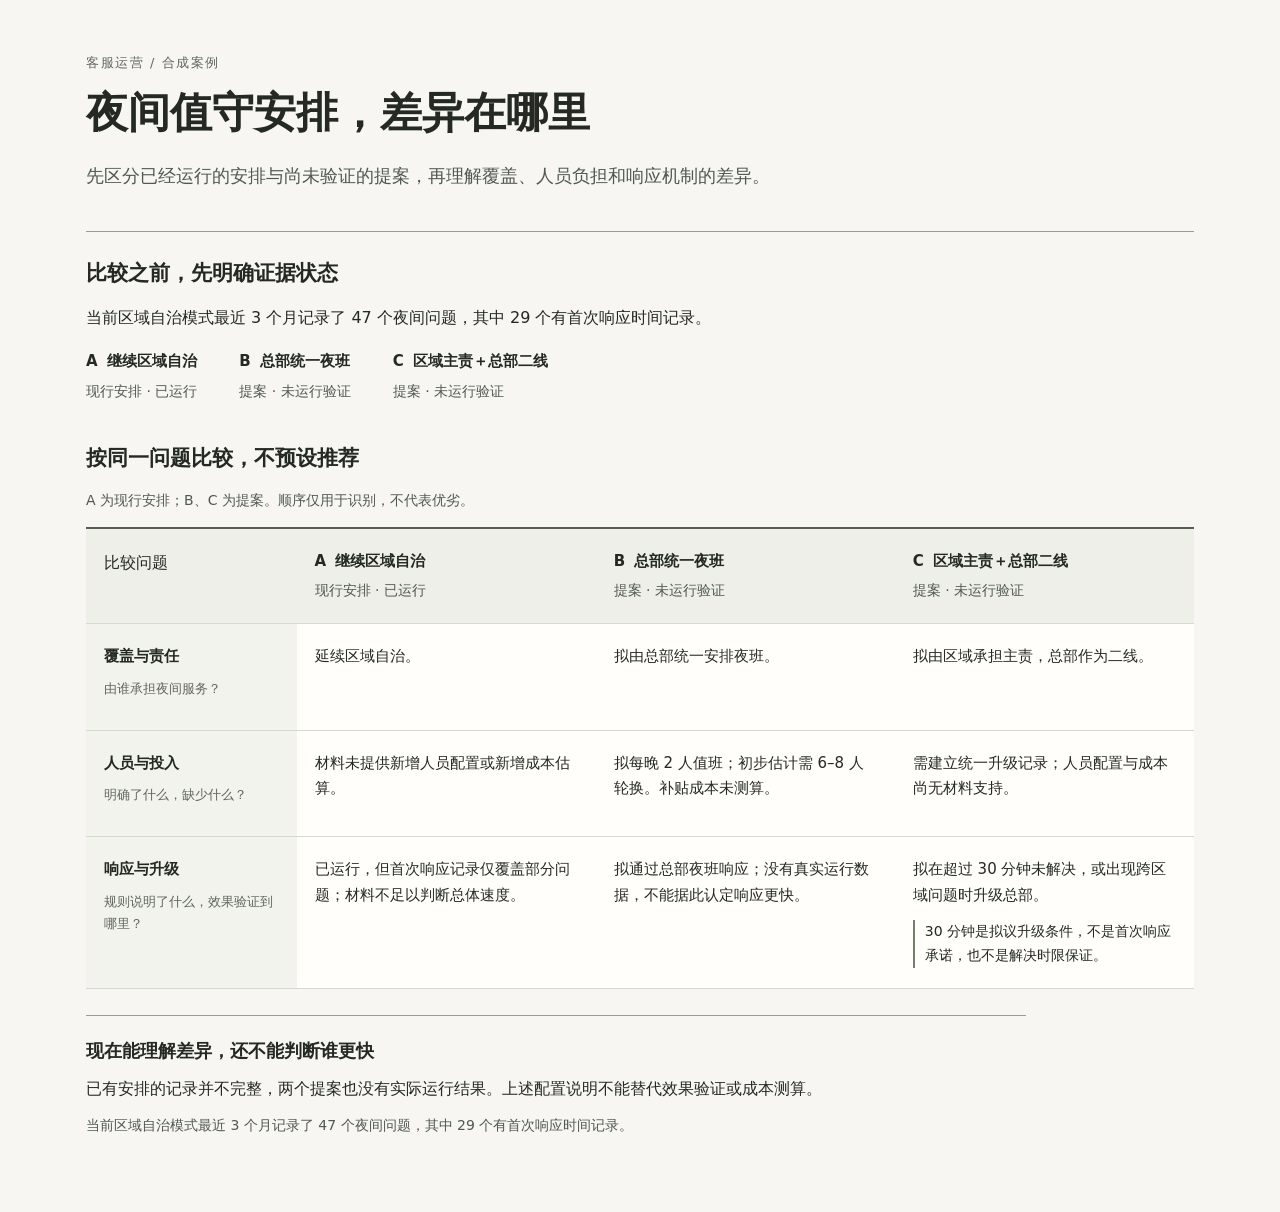
<file: examples/base-artifact-slice/index.html>
<!doctype html>
<html lang="zh-CN">
<head>
  <meta charset="utf-8">
  <meta name="viewport" content="width=device-width, initial-scale=1">
  <title>夜间值守安排 · 比较说明</title>
  <link rel="stylesheet" href="style.css">
  <script defer src="content.js"></script>
  <script defer src="render.js"></script>
</head>
<body>
  <main id="briefing"></main>
  <noscript>此本地样例需要启用 JavaScript。内容保存在同目录的 content.js 中。</noscript>
</body>
</html>
</file>
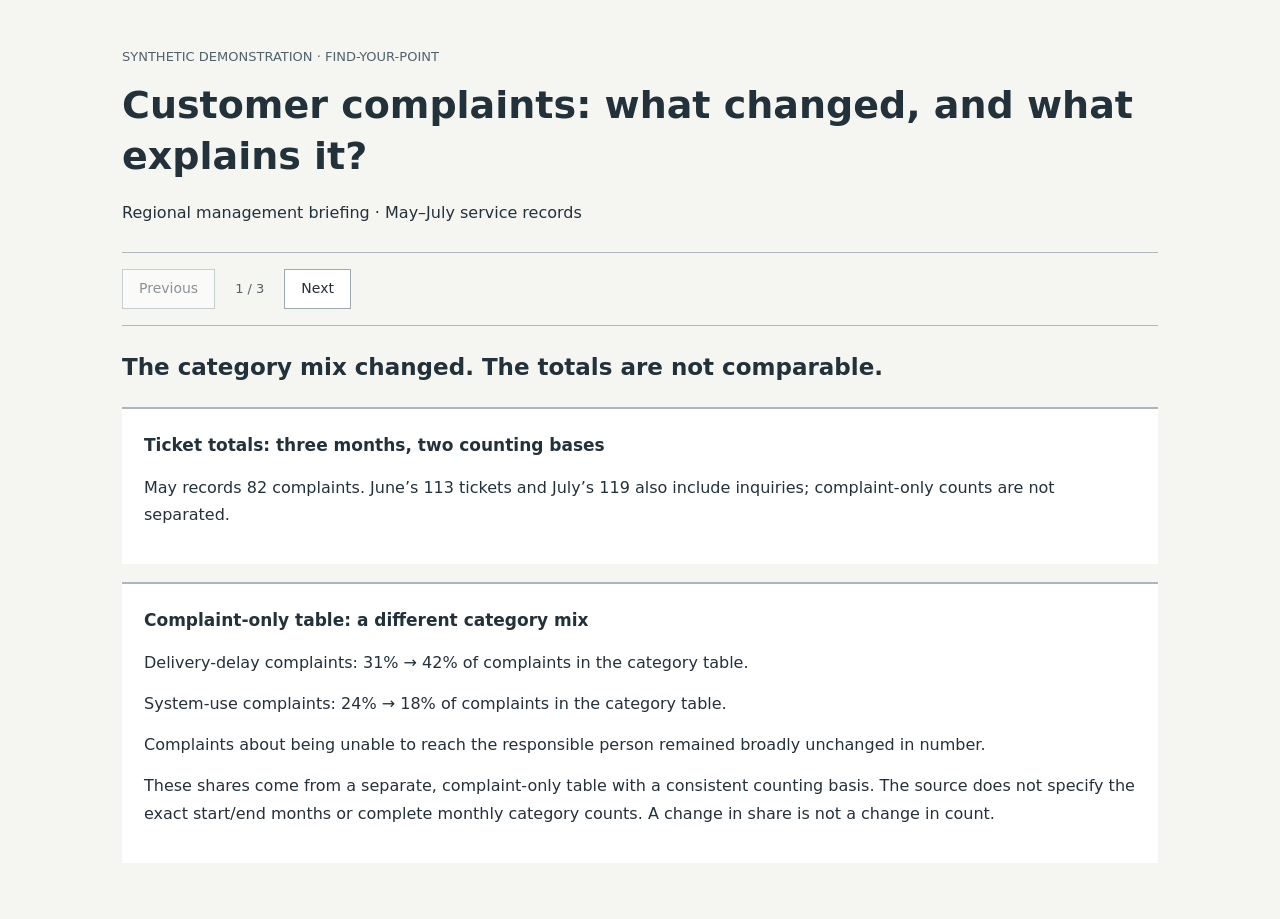
<file: examples/integrated-task-slice-en/index.html>
<!doctype html>
<html lang="en"><head><meta charset="utf-8"><meta name="viewport" content="width=device-width,initial-scale=1">
<title>Customer complaints · Find-your-Point synthetic demonstration</title>
<link rel="stylesheet" href="../integrated-task-slice/style.css">
<script defer src="../integrated-task-slice/task.js"></script><script defer src="audience-en.js"></script><script defer src="render.js"></script>
</head><body><main id="briefing"></main><noscript>Enable JavaScript to view the briefing. Editable audience copy is in audience-en.js; evidence and decisions are in the adjacent integrated-task-slice folder.</noscript></body></html>
</file>
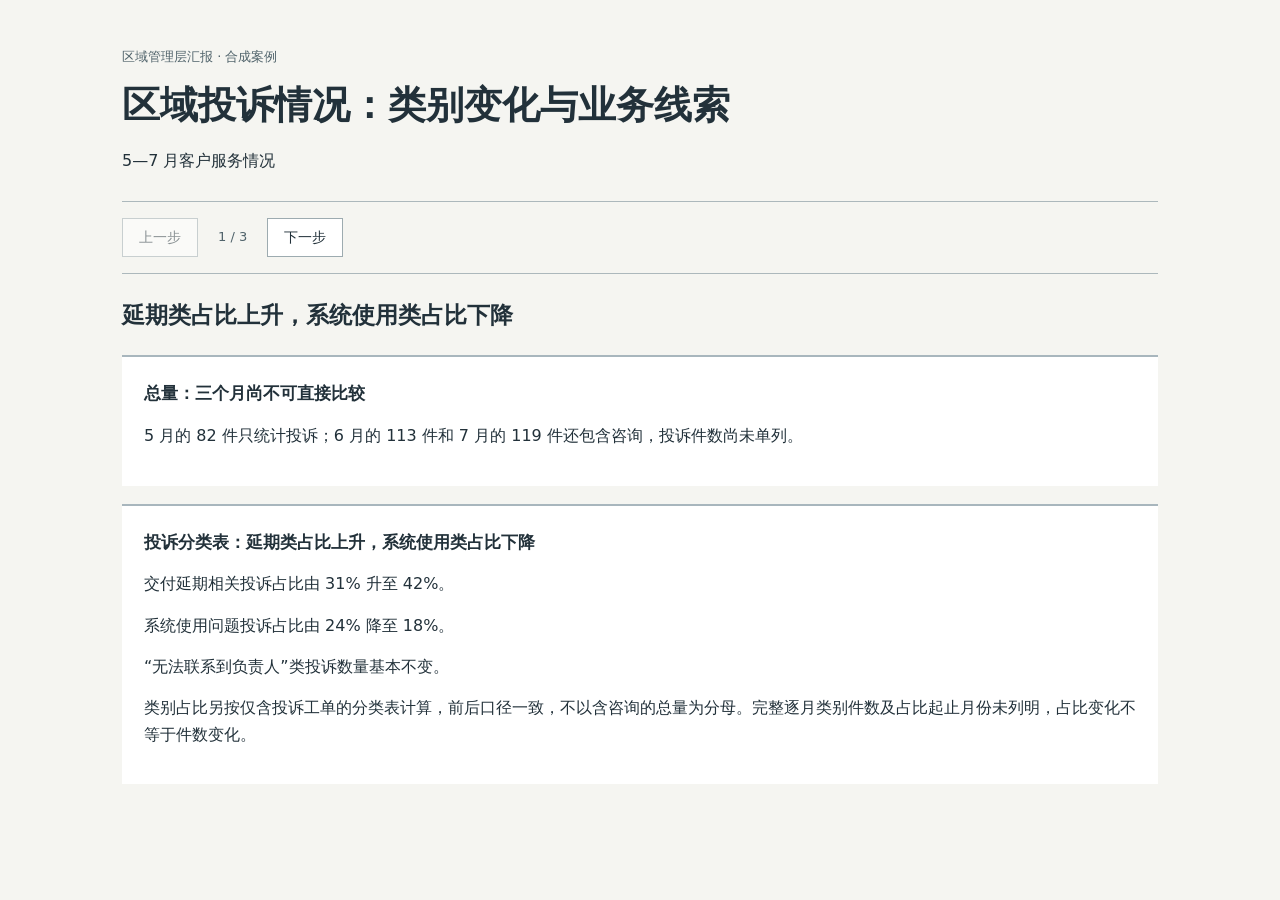
<file: examples/integrated-task-slice/index.html>
<!doctype html>
<html lang="zh-CN">
<head>
  <meta charset="utf-8">
  <meta name="viewport" content="width=device-width,initial-scale=1">
  <title>投诉记录与归因边界 · 合成任务</title>
  <link rel="stylesheet" href="style.css">
  <script defer src="task.js"></script>
  <script defer src="render.js"></script>
</head>
<body><main id="briefing"></main><noscript>请启用 JavaScript；本页内容可在同目录 task.js 中编辑。</noscript></body>
</html>
</file>
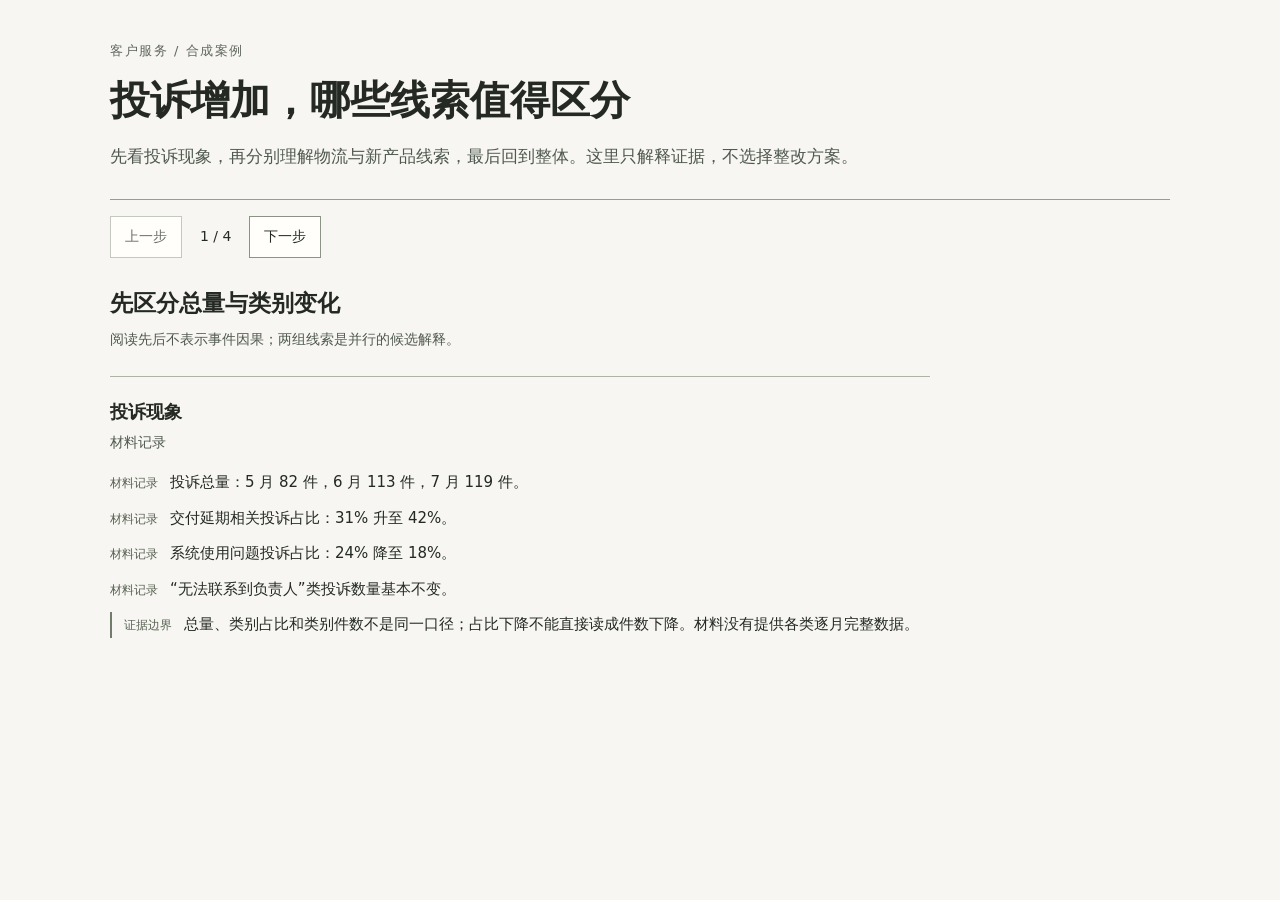
<file: examples/parallel-evidence-slice/index.html>
<!doctype html>
<html lang="zh-CN">
<head>
  <meta charset="utf-8">
  <meta name="viewport" content="width=device-width, initial-scale=1">
  <title>投诉变化 · 现象与候选解释</title>
  <link rel="stylesheet" href="style.css">
  <script defer src="content.js"></script>
  <script defer src="render.js"></script>
</head>
<body>
  <main id="briefing"></main>
  <noscript>此本地样例需要启用 JavaScript。内容保存在同目录的 content.js 中。</noscript>
</body>
</html>
</file>
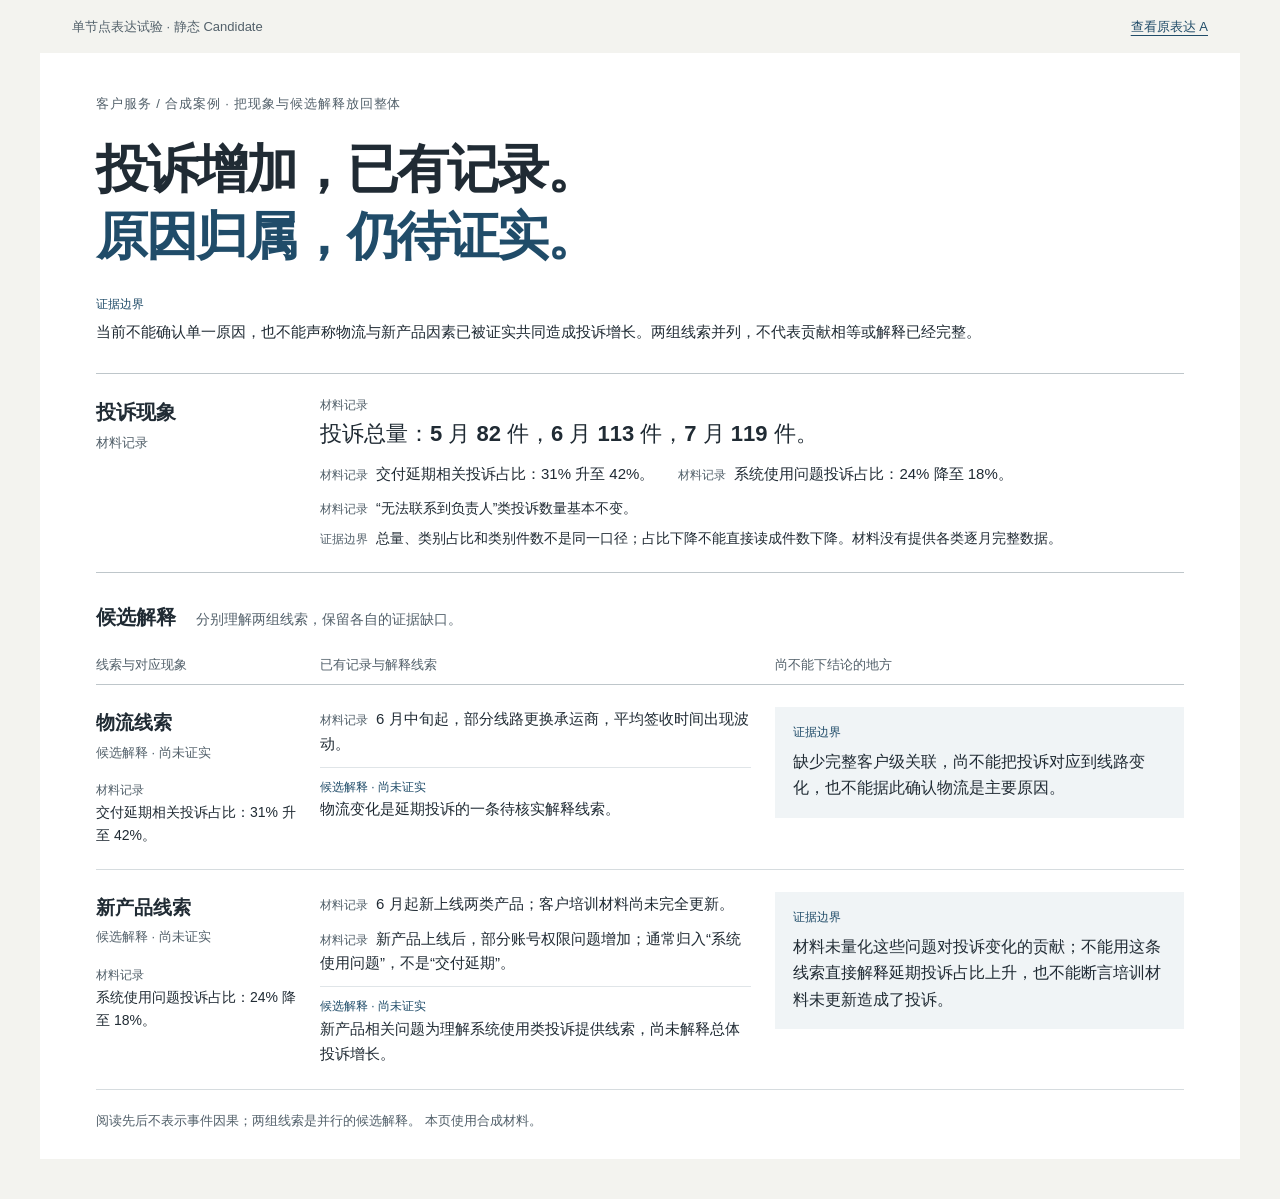
<file: examples/signature-synthesis-trial/index.html>
<!doctype html>
<html lang="zh-CN">
<head>
  <meta charset="utf-8">
  <meta name="viewport" content="width=device-width, initial-scale=1">
  <title>投诉有记录，原因待证实 · Signature Trial</title>
  <script src="../parallel-evidence-slice/content.js"></script>
  <style>
    :root { color-scheme: light; color: #202b34; background: #f3f3ef; font-family: -apple-system, BlinkMacSystemFont, "PingFang SC", "Microsoft YaHei", sans-serif; line-height: 1.65; }
    * { box-sizing: border-box; }
    body { margin: 0; }
    .review-bar { max-width: 1200px; margin: 0 auto; padding: 16px 32px; display: flex; justify-content: space-between; gap: 16px; font-size: 13px; color: #52606a; }
    a { color: #204c69; text-underline-offset: 4px; }
    a:focus-visible { outline: 2px solid #204c69; outline-offset: 5px; }
    main { max-width: 1200px; margin: 0 auto 40px; padding: 40px 56px 28px; background: #fff; }
    p, h1, h2, h3 { margin: 0; }
    .context { font-size: 13px; color: #52606a; letter-spacing: .07em; margin-bottom: 20px; }
    h1 { font-size: clamp(32px, 4.1vw, 55px); line-height: 1.28; font-weight: 650; letter-spacing: -.035em; }
    h1 span { display: block; }
    .unresolved { color: #204c69; }
    .conclusion { margin-top: 22px; max-width: 1000px; font-size: 16px; }
    .conclusion .claim-text { display: block; margin-top: 4px; }
    .status-label { color: #52606a; font-size: 12px; font-weight: 500; margin-right: 8px; }
    .conclusion .status-label { color: #204c69; }
    .observed-section { margin-top: 28px; padding: 22px 0; border-top: 1px solid #bec6ca; border-bottom: 1px solid #bec6ca; display: grid; grid-template-columns: 200px minmax(0, 1fr); gap: 24px; }
    h2 { font-size: 20px; font-weight: 650; }
    .object-status { font-size: 13px; color: #52606a; margin-top: 3px; }
    .claim { font-size: 15px; }
    .total { font-size: 22px; font-weight: 550; font-variant-numeric: tabular-nums; margin-bottom: 10px; }
    .total .status-label { display: block; font-weight: 400; }
    .category-facts { display: flex; flex-wrap: wrap; column-gap: 24px; row-gap: 8px; margin-bottom: 10px; }
    .supplement { margin-top: 7px; font-size: 14px; }
    .explanations { margin-top: 28px; }
    .section-intro { display: flex; align-items: baseline; gap: 20px; flex-wrap: wrap; margin-bottom: 20px; }
    .section-intro p { font-size: 14px; color: #52606a; }
    .column-labels, .clue { display: grid; grid-template-columns: 200px minmax(0, 1fr) minmax(0, .95fr); gap: 24px; }
    .column-labels { font-size: 13px; color: #52606a; padding-bottom: 9px; border-bottom: 1px solid #bec6ca; }
    .clue { padding: 22px 0; border-bottom: 1px solid #d6dcdf; }
    h3 { font-size: 19px; font-weight: 650; }
    .return-context { margin-top: 18px; }
    .return-context .claim { font-size: 14px; }
    .return-context .status-label { display: block; }
    .records .claim + .claim { margin-top: 10px; }
    .interpretation { margin-top: 14px; padding-top: 10px; border-top: 1px solid #e0e5e8; }
    .interpretation .status-label { display: block; color: #204c69; }
    .gap { background: #f0f4f6; padding: 16px 18px; align-self: start; }
    .gap .status-label { display: block; color: #204c69; margin-bottom: 6px; }
    .gap .claim { font-size: 16px; }
    .cell-label { display: none; }
    footer { margin-top: 20px; color: #52606a; font-size: 13px; }
    @media (max-width: 760px) {
      main { padding: 28px 22px; margin-bottom: 0; }
      .review-bar { padding: 14px 22px; }
      .observed-section, .clue { grid-template-columns: 1fr; gap: 16px; }
      .column-labels { display: none; }
      .cell-label { display: block; font-size: 13px; color: #52606a; margin-bottom: 8px; }
      .return-context { margin-top: 10px; }
      .total { font-size: 20px; }
    }
  </style>
</head>
<body>
  <nav class="review-bar" aria-label="本次表达对照"><span>单节点表达试验 · 静态 Candidate</span><a href="baseline.html">查看原表达 A</a></nav>
  <main id="candidate"></main>
  <noscript>此本地样例需要启用 JavaScript。共享内容在 parallel-evidence-slice/content.js。</noscript>
  <script>
    'use strict';
    // Presentation intent is editable separately from the unchanged source claims.
    // These paraphrases need semantic review if their premises change; IDs do not
    // automatically rewrite the heading or guarantee that it remains supported.
    window.SIGNATURE_INTENT = {
      stateId: 'state-synthesis',
      framing: {
        headline: {lines: ['投诉增加，已有记录。', '原因归属，仍待证实。'], provenance: 'PRESENTER FRAMING', premiseIds: ['total', 'limit']},
        parallel: {text: '分别理解两组线索，保留各自的证据缺口。', provenance: 'PRESENTER FRAMING', premiseIds: ['logisticsGap', 'productGap', 'limit']}
      },
      audienceValue: 'Make the distinction between recorded change and unresolved causal attribution the primary static memory cue.',
      benefitStatus: 'Untested audience benefit; rendered expression can be inspected.',
      supportedMeaning: 'Observed complaints and separate possible explanations remain distinct; no single or joint causal verdict.',
      unsupportedReading: 'Neither row order, prominence nor aligned columns ranks causes or establishes joint contribution.',
      ordinaryAlternative: 'baseline.html',
      motion: 'none'
    };
    (() => {
      const d = window.BRIEFING;
      const intent = window.SIGNATURE_INTENT;
      const root = document.getElementById('candidate');
      const node = (tag, text, className) => {
        const el = document.createElement(tag);
        if (text !== undefined) el.textContent = text;
        if (className) el.className = className;
        return el;
      };
      const claim = (id, className = '') => {
        const c = d.claims[id];
        if (!c) throw new Error(`Missing claim: ${id}`);
        const p = node('p', undefined, `claim ${className}`);
        p.dataset.claimId = id;
        p.dataset.claimStatus = c.status;
        p.dataset.evidenceIds = c.evidenceIds.join(' ');
        p.append(node('span', d.statuses[c.status], 'status-label'), node('span', c.text, 'claim-text'));
        return p;
      };
      const framing = (el, id) => {
        el.dataset.framingId = id;
        el.dataset.premiseIds = intent.framing[id].premiseIds.join(' ');
        return el;
      };
      const state = d.narrative.states.find(s => s.id === intent.stateId);
      if (!state || state.role !== 'synthesis') throw new Error('Synthesis state is required.');
      root.dataset.artifactId = d.id;
      root.dataset.sceneId = d.narrative.scene.id;
      root.dataset.stateId = state.id;
      root.dataset.role = state.role;
      const header = node('header');
      header.append(node('p', `${d.copy.context} · ${state.title}`, 'context'));
      const title = framing(node('h1'), 'headline');
      intent.framing.headline.lines.forEach((text, i) => title.append(node('span', text, i ? 'unresolved' : '')));
      header.append(title, claim('limit', 'conclusion'));
      root.append(header);

      const observed = node('section', undefined, 'observed-section');
      const o = d.objects.phenomenon;
      observed.dataset.objectId = o.id;
      const label = node('div');
      label.append(node('h2', o.title), node('p', d.statuses[o.status], 'object-status'));
      const facts = node('div');
      const categories = node('div', undefined, 'category-facts');
      categories.append(claim('delivery'), claim('system'));
      facts.append(claim('total', 'total'), categories, claim('contact', 'supplement'), claim('basis', 'supplement'));
      observed.append(label, facts);
      root.append(observed);

      const explanations = node('section', undefined, 'explanations');
      const intro = node('div', undefined, 'section-intro');
      intro.append(node('h2', '候选解释'), framing(node('p', intent.framing.parallel.text), 'parallel'));
      const columns = node('div', undefined, 'column-labels');
      ['线索与对应现象', '已有记录与解释线索', '尚不能下结论的地方'].forEach(text => columns.append(node('p', text)));
      explanations.append(intro, columns);
      const parts = {
        logistics: {facts: ['logisticsFact'], interpretation: 'logisticsLink', gap: 'logisticsGap'},
        product: {facts: ['productFact', 'permissionFact'], interpretation: 'productLink', gap: 'productGap'}
      };
      ['logistics', 'product'].forEach(id => {
        const object = d.objects[id], part = parts[id];
        const row = node('section', undefined, 'clue'); row.dataset.objectId = object.id;
        const identity = node('div');
        identity.append(node('h3', object.title), node('p', d.statuses[object.status], 'object-status'));
        const related = node('div', undefined, 'return-context');
        object.relatedClaimIds.forEach(id => related.append(claim(id)));
        identity.append(related);
        const records = node('div', undefined, 'records');
        records.append(node('p', '已有记录与解释线索', 'cell-label'));
        part.facts.forEach(id => records.append(claim(id)));
        records.append(claim(part.interpretation, 'interpretation'));
        const gap = node('div', undefined, 'gap');
        gap.append(node('p', '尚不能下结论的地方', 'cell-label'), claim(part.gap));
        row.append(identity, records, gap);
        explanations.append(row);
      });
      root.append(explanations, node('footer', `${d.copy.orderNote} 本页使用合成材料。`));
    })();
  </script>
</body>
</html>
</file>
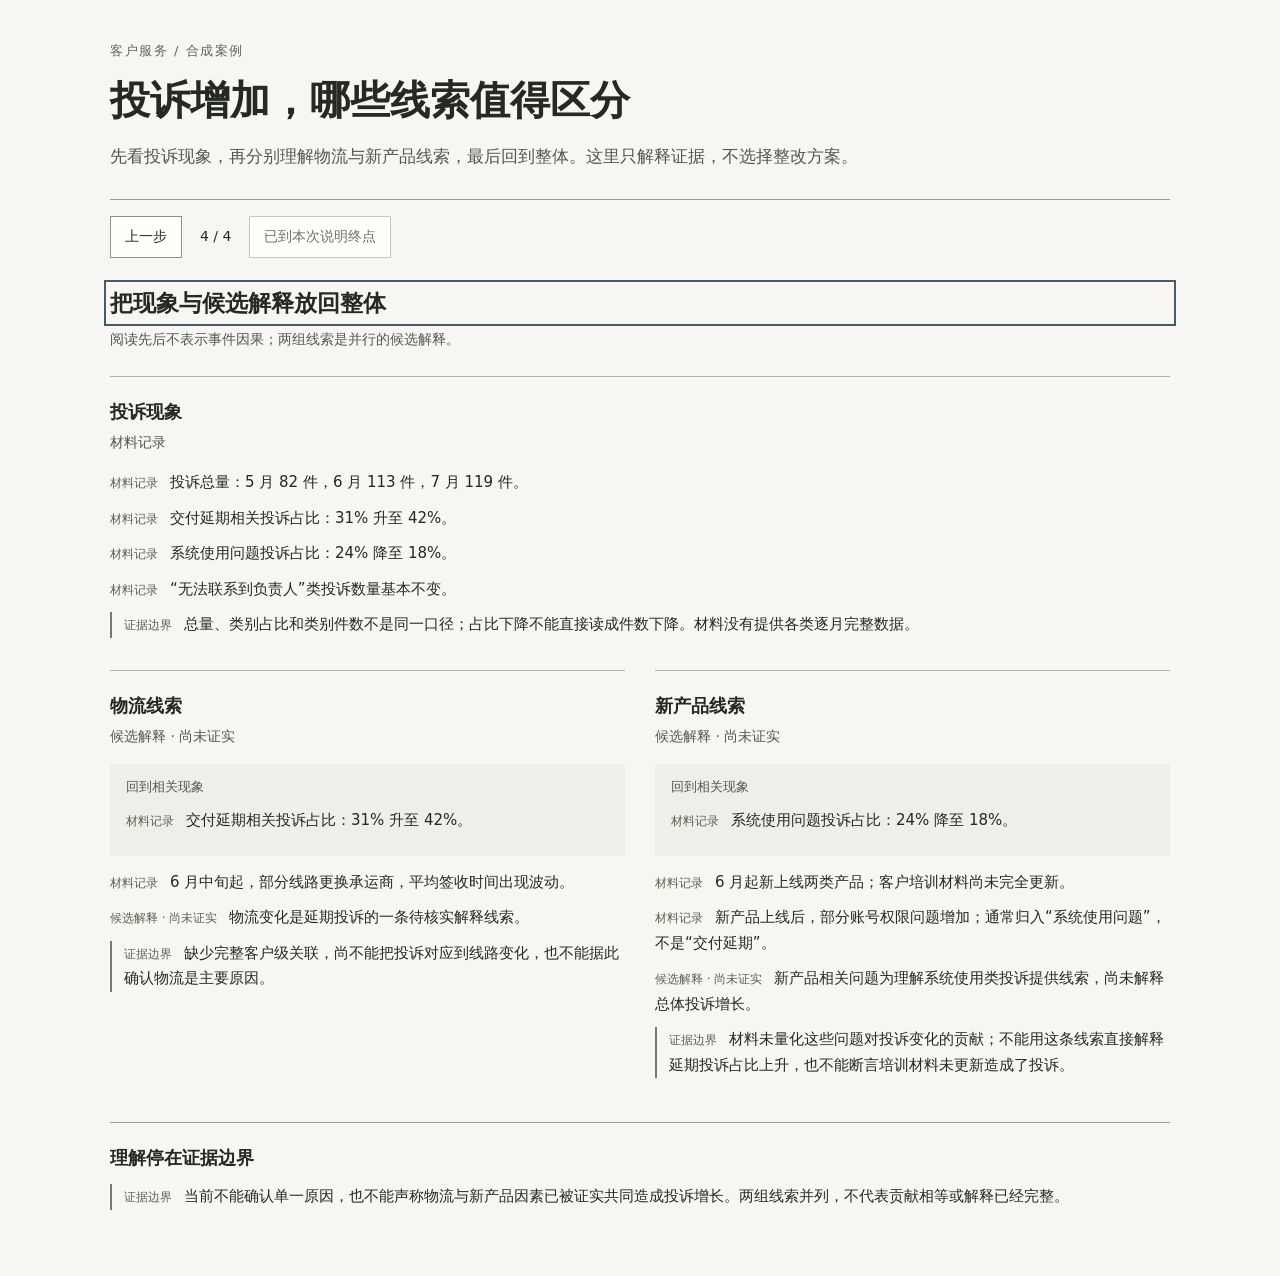
<file: examples/signature-synthesis-trial/baseline.html>
<!doctype html>
<html lang="zh-CN">
<head>
  <meta charset="utf-8">
  <meta name="viewport" content="width=device-width, initial-scale=1">
  <title>原表达 · Synthesis</title>
  <link rel="stylesheet" href="../parallel-evidence-slice/style.css">
  <script defer src="../parallel-evidence-slice/content.js"></script>
  <script defer src="../parallel-evidence-slice/render.js"></script>
</head>
<body>
  <main id="briefing"></main>
  <noscript>此本地样例需要启用 JavaScript。</noscript>
  <script>
    // Use the original renderer and styling unchanged; enter only its final State.
    document.addEventListener('DOMContentLoaded', () => {
      const states = window.BRIEFING.narrative.states;
      const index = states.findIndex(state => state.id === 'state-synthesis');
      for (let step = 0; step < index; step++) document.getElementById('next').click();
    });
  </script>
</body>
</html>
</file>
<file: examples/base-artifact-slice/style.css>
:root { color-scheme: light; font-family: system-ui, -apple-system, BlinkMacSystemFont, "PingFang SC", "Microsoft YaHei", sans-serif; color: #242923; background: #f7f6f2; line-height: 1.7; }
* { box-sizing: border-box; }
body { margin: 0; }
main { max-width: 1180px; margin: 0 auto; padding: 52px 36px 64px; }
header { max-width: 850px; margin-bottom: 40px; }
.eyebrow { font-size: 13px; letter-spacing: .12em; color: #60675e; margin: 0 0 12px; }
h1 { font-size: clamp(28px, 3.4vw, 42px); line-height: 1.3; font-weight: 650; margin: 0 0 20px; }
.lead { font-size: 18px; color: #50594f; margin: 0; }
h2 { font-size: 21px; margin: 0 0 12px; font-weight: 650; }
h3 { font-size: 18px; margin: 0 0 8px; }
p { margin: 0 0 10px; }
.focus { border-top: 1px solid #969e92; padding-top: 24px; margin-bottom: 38px; }
.basis { max-width: 850px; }
.identities { display: flex; flex-wrap: wrap; gap: 16px 42px; margin-top: 18px; }
.object-heading { font-size: 15px; }
.object-code { display: inline-block; margin-right: 9px; font-weight: 650; }
.evidence-status { margin: 5px 0 0; font-size: 14px; color: #50594f; font-weight: 500; }
table { width: 100%; border-collapse: collapse; table-layout: fixed; background: #fffefa; }
caption { text-align: left; font-size: 14px; color: #50594f; padding: 0 0 14px; }
th, td { text-align: left; vertical-align: top; padding: 20px 18px; border-bottom: 1px solid #d6d9d0; overflow-wrap: anywhere; }
thead th { border-top: 2px solid #555f51; background: #eeefe8; font-weight: 500; }
th:first-child { width: 19%; }
tbody th { background: #f3f3ed; font-size: 15px; }
.dimension-question { font-size: 13px; font-weight: 400; color: #60675e; margin-top: 8px; }
.cell-claim { font-size: 15px; margin: 0; }
.qualification { font-size: 14px; border-left: 2px solid #737e6d; padding-left: 10px; margin: 12px 0 0; }
.cell-identity { display: none; }
.conclusion { margin-top: 26px; border-top: 1px solid #969e92; padding-top: 20px; max-width: 940px; }
.basis-return { font-size: 14px; color: #50594f; margin-top: 12px; }
@media (max-width: 700px) {
 main { padding: 28px 18px 40px; }
 header { margin-bottom: 28px; }
 .lead { font-size: 16px; }
 .identities { display: block; }
 .identities > div { margin-top: 14px; }
 table, tbody, tr, td, tbody th { display: block; width: 100%; }
 thead { display: none; }
 tbody th:first-child { width: 100%; border-top: 2px solid #555f51; }
 tbody th, td { padding: 16px; }
 .cell-identity { display: block; margin-bottom: 10px; }
 caption { display: block; }
}
</file>
<file: examples/integrated-task-slice/style.css>
:root {font-family:system-ui,-apple-system,"PingFang SC",sans-serif;line-height:1.7;color:#22313a;background:#f5f5f1;color-scheme:light}
* {box-sizing:border-box} body {margin:0} main {max-width:1100px;margin:auto;padding:38px 32px 56px}
h1 {font-size:clamp(28px,3.5vw,38px);line-height:1.35;margin:12px 0 16px} h2 {font-size:23px;margin:22px 0 20px} h3 {font-size:17px;margin:0 0 12px}
p {margin:8px 0} .eyebrow,.status,.progress {font-size:13px;color:#50636b} .context {max-width:900px;font-size:16px}
nav {display:flex;gap:20px;align-items:center;padding:16px 0;margin-top:26px;border-top:1px solid #acb8bc;border-bottom:1px solid #acb8bc}
button {font:inherit;font-size:14px;color:inherit;background:white;border:1px solid #9dabb0;padding:7px 16px;cursor:pointer}
button:disabled {opacity:.5;cursor:default} button:focus-visible,h2:focus-visible {outline:2px solid #285b76;outline-offset:4px}
.job {color:#50636b;font-size:15px;margin-bottom:22px} .grid {display:grid;grid-template-columns:1fr 1fr;gap:18px}
.group {background:white;padding:22px;border-top:2px solid #a8b6bd} .group.full {grid-column:1/-1}
.claim {margin:14px 0;font-size:16px} .status {display:block;margin-bottom:3px} .qualified {border-left:2px solid #617e8e;padding-left:13px}
.return {margin:0 0 12px;font-size:13px;color:#365969} .boundary {margin-top:20px;padding:18px 22px;background:#eaf0f2}
.boundary .claim {margin:8px 0} footer {font-size:13px;color:#50636b;margin-top:24px} .notice {padding:20px;background:white;border:1px solid #acb8bc}
@media(max-width:700px){main{padding:24px 18px}.grid{grid-template-columns:1fr}nav{gap:12px;flex-wrap:wrap}}
</file>
<file: examples/parallel-evidence-slice/style.css>
:root { color-scheme: light; font-family: system-ui, -apple-system, BlinkMacSystemFont, "PingFang SC", "Microsoft YaHei", sans-serif; color: #242923; background: #f7f6f2; line-height: 1.7; }
* { box-sizing: border-box; }
body { margin: 0; }
main { max-width: 1120px; margin: 0 auto; padding: 40px 30px 56px; }
header { max-width: 850px; margin-bottom: 28px; }
.eyebrow { font-size: 13px; letter-spacing: .12em; color: #60675e; margin: 0 0 12px; }
h1 { font-size: clamp(28px,3.4vw,40px); line-height: 1.3; margin: 0 0 16px; }
.lead { font-size: 17px; color: #50594f; }
p { margin: 0 0 10px; }
nav { display: flex; align-items: center; gap: 18px; border-top: 1px solid #969e92; padding: 16px 0; }
button { font: inherit; font-size: 14px; padding: 8px 14px; border: 1px solid #8b9385; background: #fffefa; color: inherit; cursor: pointer; }
button:disabled { color: #6c7169; border-color: #c4c8bf; cursor: default; }
button:focus-visible, h2:focus-visible { outline: 2px solid #425f69; outline-offset: 4px; }
.progress { margin: 0; font-size: 14px; font-variant-numeric: tabular-nums; }
h2 { font-size: 23px; line-height: 1.5; margin: 12px 0 8px; }
h3 { font-size: 18px; margin: 0 0 3px; }
.order-note { font-size: 14px; color: #50594f; margin-bottom: 24px; }
.evidence-object { border-top: 1px solid #aeb5a5; padding: 20px 0 14px; }
.object-status { font-size: 14px; color: #50594f; margin-bottom: 16px; }
.claim { font-size: 15px; margin: 10px 0; }
.status-label { display: inline-block; font-size: 12px; color: #586252; margin-right: 12px; }
.boundary { border-left: 2px solid #727c6a; padding-left: 12px; }
.return-anchor { background: #eeefe8; padding: 12px 16px; margin: 14px 0; }
.anchor-label { font-size: 13px; color: #50594f; margin: 0; }
[data-role="focus"] #state-content { max-width: 820px; }
[data-role="synthesis"] #state-content { display: grid; grid-template-columns: repeat(2,minmax(0,1fr)); gap: 8px 30px; }
[data-role="synthesis"] [data-object-id="phenomenon"] { grid-column: 1 / -1; }
.ending:empty { display: none; }
.ending { border-top: 1px solid #969e92; padding-top: 20px; margin-top: 20px; }
@media(max-width:700px) { main { padding: 24px 18px 40px; } [data-role="synthesis"] #state-content { display:block; } nav { gap:10px; flex-wrap:wrap; } }
</file>
